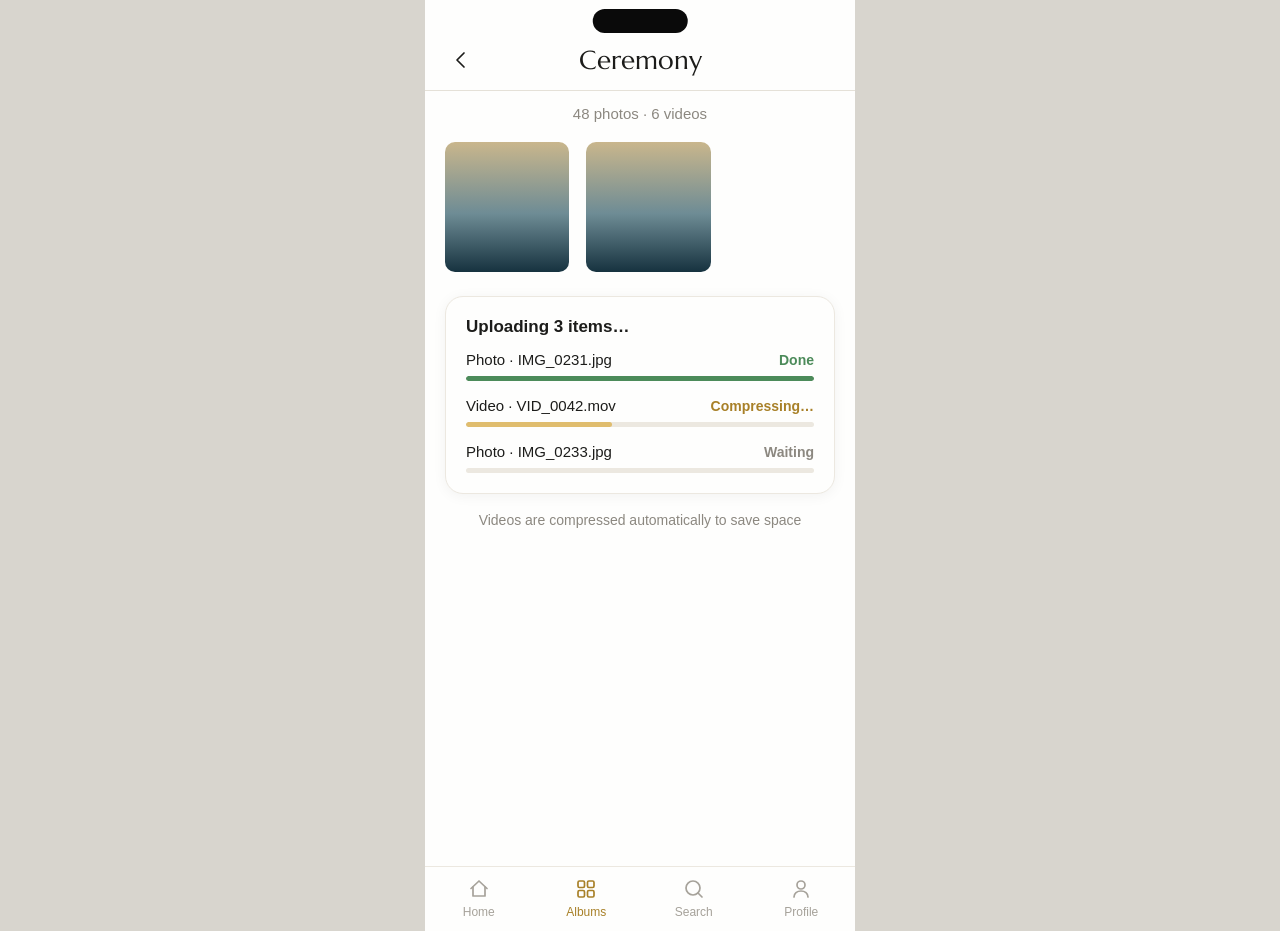
<file: upload.html>
<!DOCTYPE html>
<html lang="en">
<head>
<meta charset="UTF-8">
<meta name="viewport" content="width=device-width, initial-scale=1, viewport-fit=cover">
<title>Uploading — Mallorca Wedding</title>
<style>
/* ============================================================
   Mallorca Wedding App — Design system (styles.css)
   Значения строго по DESIGN_SPEC_reference.md
   ============================================================ */

@font-face {
    font-family: 'Marcellus';
    src: url(assets/fonts/marcellus.ttf) format('truetype');
    font-display: swap;
  }

:root {
  /* Палитра (spec §4) */
  --bg:            #FEFEFD;
  --bg-alt:        #FCFBF9;
  --gold:          #E0BD6E;   /* акцент: кнопки, индикаторы, активный таб */
  --gold-text:     #A88028;   /* золотой текст на светлом фоне */
  --ink:           #1C1C1A;   /* основной текст */
  --muted:         #8C8880;   /* приглушённый */
  --muted-2:       #6E6E69;
  --muted-3:       #A6A29A;   /* неактивные иконки */
  --divider:       #E5E1D8;
  --divider-2:     #ECE8E0;
  --danger:        #C24B3F;   /* Delete */

  /* Типографика */
  --font-title: 'Marcellus', Georgia, serif;              /* заголовки экранов */
  --font-ui: -apple-system, "Helvetica Neue", Arial, sans-serif;

  /* Метрики (spec §2, §5) */
  --topbar-h: 52px;
  --nav-h: 62px;
}

* { margin: 0; padding: 0; box-sizing: border-box; -webkit-tap-highlight-color: transparent; }

html, body { height: 100%; }

body {
  font-family: var(--font-ui);
  color: var(--ink);
  background: #d8d5ce;               /* фон вокруг «телефона» на десктопе */
}

/* Обёртка держит ширину (капается на 430px), высота считается ТОЛЬКО от
   ширины через классический padding-trick — без dvh/vh/JS, поэтому
   пропорция 390:844 не может "уехать" ни при каком окне/превью. */
.phone-frame {
  width: 100%;
  max-width: 430px;
  margin: 0 auto;
}
.phone-ratio-box {
  position: relative;
  width: 100%;
  padding-top: 216.410%; /* 844/390*100 */
}
.app {
  position: absolute;
  inset: 0;
  width: 100%;
  height: 100%;
  background: var(--bg);
  display: flex;
  flex-direction: column;
  overflow: hidden;
}

/* Notch — присутствует на КАЖДОМ полноэкранном мокапе (spec §5) */
.notch {
  position: absolute;
  top: 9px; left: 50%;
  transform: translateX(-50%);
  width: 94.5px; height: 24px;
  background: #0A0A0A;
  border-radius: 12px;
  z-index: 20;
  pointer-events: none;
}

/* Прокручиваемая область контента (между верхом и нижней навигацией) */
.screen {
  flex: 1;
  display: flex;
  flex-direction: column;
  min-height: 0;
  overflow-y: auto;
  -webkit-overflow-scrolling: touch;
}

/* ---------- ВЕРХНЯЯ СТРОКА (topbar) — spec §2 ---------- */
.topbar {
  display: flex;
  align-items: center;              /* все элементы на одной горизонтали */
  justify-content: space-between;
  gap: 8px;
  padding: 14px 20px;
  padding-top: max(44px, calc(14px + env(safe-area-inset-top)));
  min-height: var(--topbar-h);
}
.topbar__side {
  flex: 0 0 auto;
  width: 40px;
  display: flex;
  align-items: center;
}
.topbar__side--right { justify-content: flex-end; }
.topbar__title {
  flex: 1;
  text-align: center;
  font-family: var(--font-title);
  font-size: 26px;
  font-weight: 400;
  color: var(--ink);
  line-height: 1;
}
.iconbtn {
  background: none;
  border: none;
  color: var(--ink);
  cursor: pointer;
  display: inline-flex;
  align-items: center;
  justify-content: center;
  padding: 4px;
}
.iconbtn svg { display: block; }

.divider {
  height: 1px;
  background: var(--divider);
  border: none;
}

.meta-row {
  text-align: center;
  color: var(--muted);
  font-size: 15px;
  padding: 14px 0;
}

/* ---------- НИЖНЯЯ НАВИГАЦИЯ (spec §5) ---------- */
.tabbar {
  flex: 0 0 auto;
  display: flex;
  border-top: 1px solid var(--divider-2);
  padding-bottom: env(safe-area-inset-bottom);
  background: var(--bg);
}
.tab {
  flex: 1;
  display: flex;
  flex-direction: column;
  align-items: center;
  gap: 4px;
  padding: 10px 0 12px;      /* иконки заметно ниже линии-разделителя */
  background: none;
  border: none;
  cursor: pointer;
  color: var(--muted-3);
  font-size: 12px;
  font-family: var(--font-ui);
  text-decoration: none;
}
.tab svg { display: block; }
.tab.is-active { color: var(--gold-text); }

/* ---------- КАРТОЧКИ-ПЛЕЙСХОЛДЕРЫ (spec §4, §5) ---------- */
/* Градиенты имитируют будущие фото. border-radius 10px. */
.ph {
  border-radius: 10px;
  position: relative;
  background: linear-gradient(180deg, #C9B68C 0%, #6E8C95 55%, #16323F 100%);
}
.ph--blue  { background: linear-gradient(180deg, #BFE0EE 0%, #5B879B 55%, #16323F 100%); }
.ph--teal  { background: linear-gradient(180deg, #9BC4D2 0%, #3E6B7C 60%, #16323F 100%); }

/* ---------- FAB (spec §5): 56×56, золотая, с тенью ---------- */
.fab {
  width: 56px;
  height: 56px;
  border-radius: 50%;
  background: var(--gold);
  border: none;
  color: var(--ink);
  display: inline-flex;
  align-items: center;
  justify-content: center;
  cursor: pointer;
  box-shadow: 0 6px 16px rgba(224,189,110,0.45);
}

.avatar {
  width: 30px;
  height: 30px;
  border-radius: 50%;
  display: inline-flex;
  align-items: center;
  justify-content: center;
  color: #fff;
  font-size: 13px;
  font-weight: 600;
  border: 2px solid var(--bg);
}

/* доступность */
:focus-visible { outline: 2px solid var(--gold-text); outline-offset: 2px; }
@media (prefers-reduced-motion: reduce) {
  * { animation: none !important; transition: none !important; }
}

</style>
<style>
  /* --- Upload progress-специфичное --- */
  .photo-grid {
    display: flex;
    flex-wrap: wrap;
    gap: 8.6px;
    padding: 6px 20px 18px;
  }
  .photo-grid .ph {
    flex: 0 0 calc((100% - 17.2px) / 3);
    aspect-ratio: 1 / 1.05;
  }

  .upload-card {
    margin: 6px 20px 0;
    background: var(--bg);
    border: 1px solid var(--divider-2);
    border-radius: 18px;
    padding: 20px;
    box-shadow: 0 2px 14px rgba(28,28,26,0.05);
  }
  .upload-card__title {
    font-size: 17px;
    font-weight: 700;
    color: var(--ink);
    margin-bottom: 14px;
  }
  .upload-item + .upload-item { margin-top: 16px; }
  .upload-item__row {
    display: flex;
    align-items: center;
    justify-content: space-between;
    font-size: 15px;
    color: var(--ink);
    margin-bottom: 8px;
  }
  .upload-item__name { font-weight: 500; }
  .upload-item__status { font-size: 14px; font-weight: 600; }
  .upload-item__status--done { color: #4C8B5A; }
  .upload-item__status--busy { color: var(--gold-text); }
  .upload-item__status--wait { color: var(--muted); }

  .upload-bar {
    height: 5px;
    border-radius: 3px;
    background: var(--divider-2);
    overflow: hidden;
  }
  .upload-bar__fill { height: 100%; border-radius: 3px; }
  .upload-bar__fill--done { width: 100%; background: #4C8B5A; }
  .upload-bar__fill--busy { width: 42%; background: var(--gold); }
  .upload-bar__fill--wait { width: 0%; background: var(--divider-2); }

  .upload-note {
    text-align: center;
    color: var(--muted);
    font-size: 14px;
    padding: 18px 32px 8px;
  }
</style>
</head>
<body>
  <div class="phone-frame">
  <div class="phone-ratio-box">
  <main class="app">
    <div class="notch"></div>
    <div class="screen">

      <!-- topbar: back / Ceremony (все на одной горизонтали) -->
      <div class="topbar">
        <div class="topbar__side">
          <a class="iconbtn" href="album.html" aria-label="Back">
            <svg width="24" height="24" viewBox="0 0 24 24" fill="none" stroke="currentColor" stroke-width="1.7" stroke-linecap="round" stroke-linejoin="round"><path d="M15 5l-7 7 7 7"/></svg>
          </a>
        </div>
        <div class="topbar__title">Ceremony</div>
        <div class="topbar__side topbar__side--right"></div>
      </div>
      <hr class="divider">
      <div class="meta-row">48 photos · 6 videos</div>

      <!-- превью первой строки сетки (контекст — куда идёт загрузка) -->
      <section class="photo-grid">
        <div class="ph"></div>
        <div class="ph--blue"></div>
        <div class="ph"></div>
      </section>

      <!-- Карточка прогресса загрузки -->
      <section class="upload-card">
        <div class="upload-card__title">Uploading 3 items&hellip;</div>

        <div class="upload-item">
          <div class="upload-item__row">
            <span class="upload-item__name">Photo &middot; IMG_0231.jpg</span>
            <span class="upload-item__status upload-item__status--done">Done</span>
          </div>
          <div class="upload-bar"><div class="upload-bar__fill upload-bar__fill--done"></div></div>
        </div>

        <div class="upload-item">
          <div class="upload-item__row">
            <span class="upload-item__name">Video &middot; VID_0042.mov</span>
            <span class="upload-item__status upload-item__status--busy">Compressing&hellip;</span>
          </div>
          <div class="upload-bar"><div class="upload-bar__fill upload-bar__fill--busy"></div></div>
        </div>

        <div class="upload-item">
          <div class="upload-item__row">
            <span class="upload-item__name">Photo &middot; IMG_0233.jpg</span>
            <span class="upload-item__status upload-item__status--wait">Waiting</span>
          </div>
          <div class="upload-bar"><div class="upload-bar__fill upload-bar__fill--wait"></div></div>
        </div>
      </section>

      <p class="upload-note">Videos are compressed automatically to save space</p>

    </div>

    <nav class="tabbar">
      <a class="tab" href="index.html">
        <svg width="24" height="24" viewBox="0 0 24 24" fill="none" stroke="currentColor" stroke-width="1.7" stroke-linecap="round" stroke-linejoin="round"><path d="M4 11.5 12 4l8 7.5"/><path d="M6 10v9h12v-9"/></svg>
        <span>Home</span>
      </a>
      <a class="tab is-active" href="albums.html" aria-current="page">
        <svg width="24" height="24" viewBox="0 0 24 24" fill="none" stroke="currentColor" stroke-width="1.7"><rect x="4" y="4" width="6.5" height="6.5" rx="1.4"/><rect x="13.5" y="4" width="6.5" height="6.5" rx="1.4"/><rect x="4" y="13.5" width="6.5" height="6.5" rx="1.4"/><rect x="13.5" y="13.5" width="6.5" height="6.5" rx="1.4"/></svg>
        <span>Albums</span>
      </a>
      <a class="tab" href="#">
        <svg width="24" height="24" viewBox="0 0 24 24" fill="none" stroke="currentColor" stroke-width="1.7" stroke-linecap="round"><circle cx="11" cy="11" r="7"/><path d="m16 16 4 4"/></svg>
        <span>Search</span>
      </a>
      <a class="tab" href="#">
        <svg width="24" height="24" viewBox="0 0 24 24" fill="none" stroke="currentColor" stroke-width="1.7" stroke-linecap="round"><circle cx="12" cy="8" r="4"/><path d="M5 20c0-3.5 3-6 7-6s7 2.5 7 6"/></svg>
        <span>Profile</span>
      </a>
    </nav>
  </main>
  </div>
</div>
</body>
</html>
</file>
